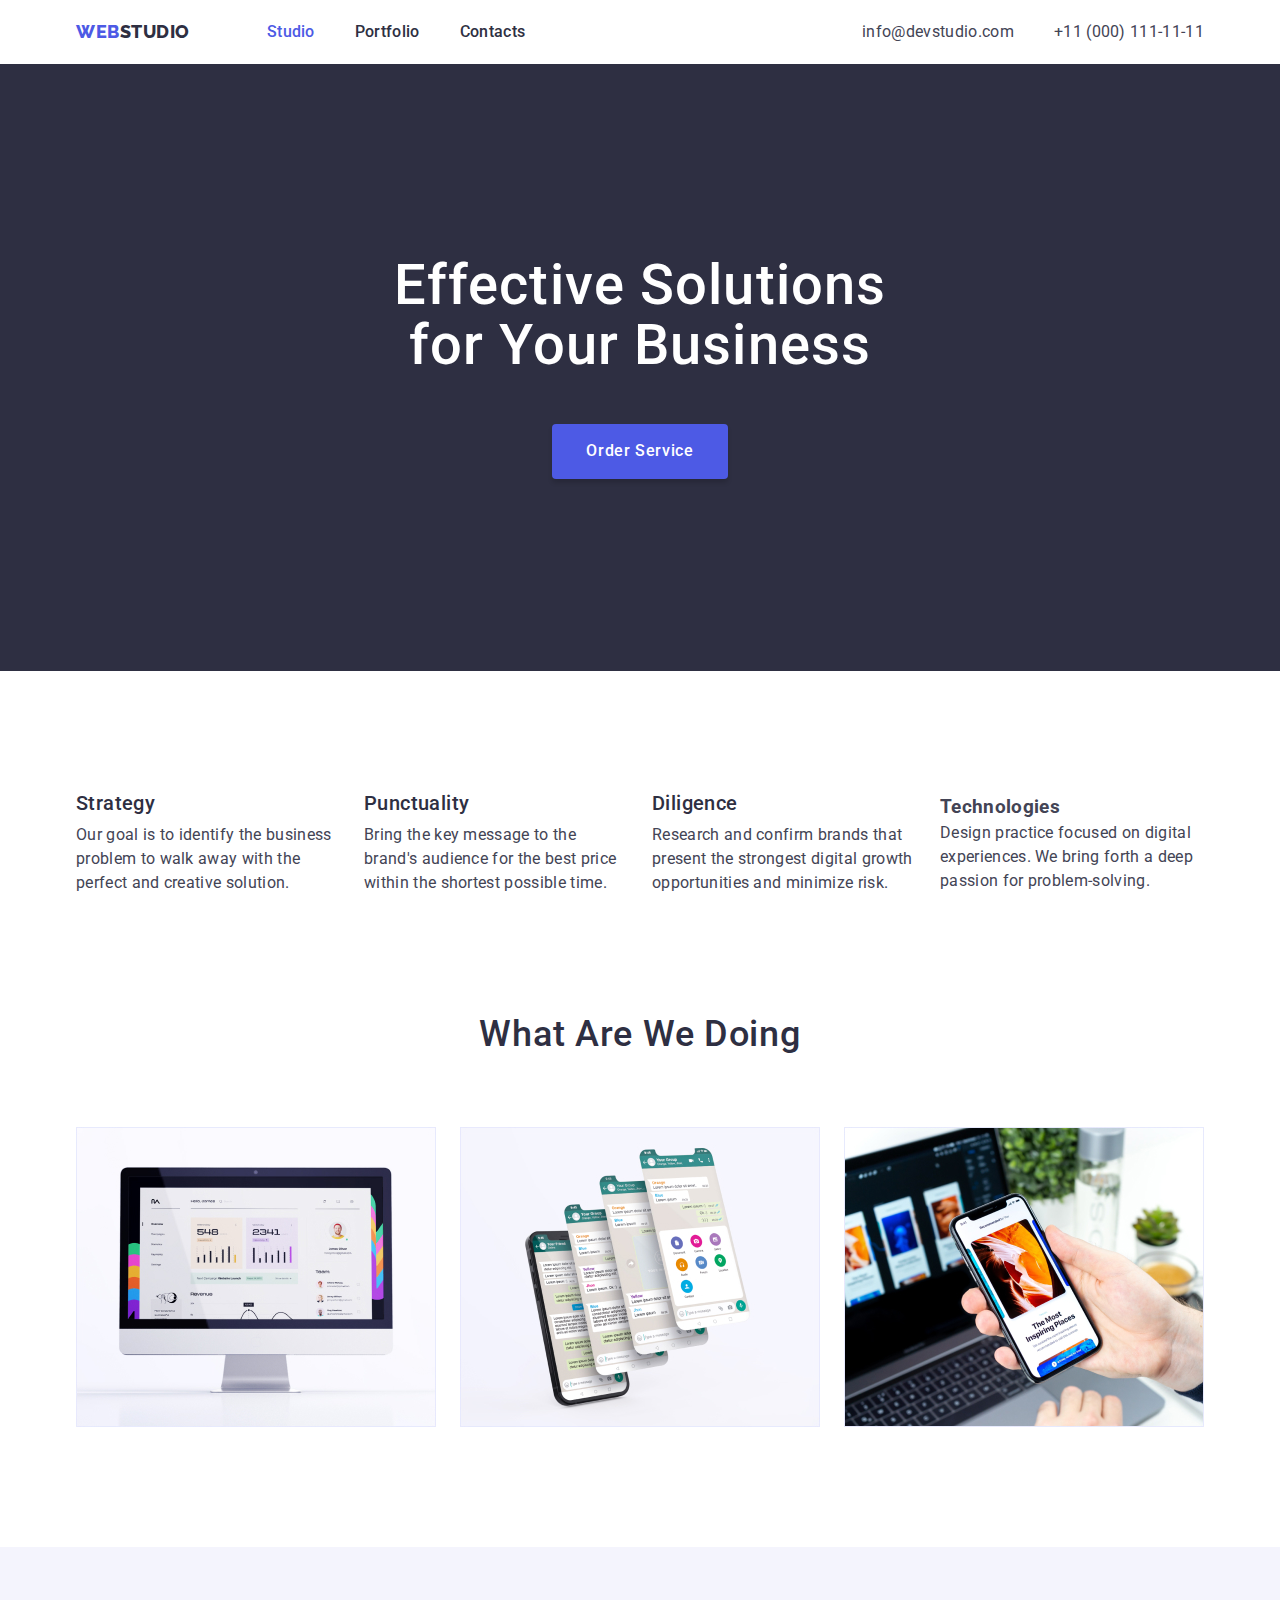
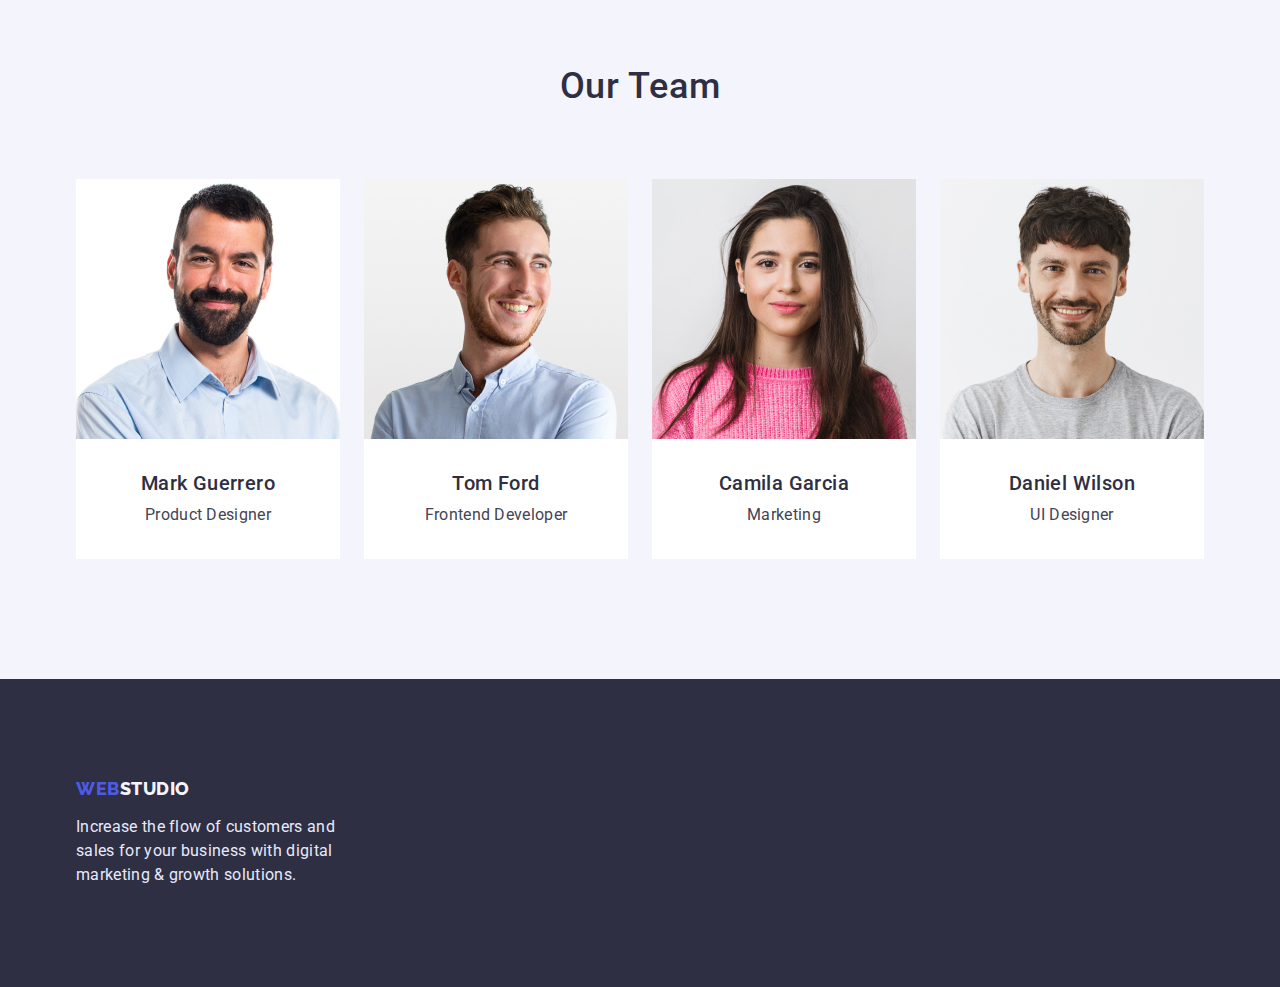
<file: index.html>
<!DOCTYPE html>
<html lang="en">
  <head>
    <meta charset="UTF-8" />
    <meta http-equiv="X-UA-Compatible" content="IE=edge" />
    <meta name="viewport" content="width=device-width, initial-scale=1.0" />
    <link rel="preconnect" href="https://fonts.googleapis.com" />
    <link rel="preconnect" href="https://fonts.gstatic.com" crossorigin />
    <link
      href="https://fonts.googleapis.com/css2?family=Raleway:wght@800&family=Roboto:wght@400;500;700;900&display=swap"
      rel="stylesheet"
    />
    <link
      rel="stylesheet"
      href="https://cdn.jsdelivr.net/npm/modern-normalize@1.1.0/modern-normalize.min.css"
    />
    <link rel="stylesheet" href="./css/styles.css" />
    <title>Module 1 1</title>
  </head>
  <body>
    <header class="page-header">
      <div class="container header-nav">
        <nav class="main-nav">
          <a href="./index.html" class="header-logo"
            ><span class="header-wrap">WEB</span>STUDIO</a
          >
          <ul class="site-nav list">
            <li class="item">
              <a href="./index.html" class="link current">Studio</a>
            </li>
            <li class="item">
              <a href="./portfolio.html" class="link">Portfolio</a>
            </li>
            <li class="item"><a href="/" class="link">Contacts</a></li>
          </ul>
        </nav>

        <ul class="contacts list">
          <li class="item">
            <a href="mailto:info@devstudio.com" class="link"
              >info@devstudio.com</a
            >
          </li>
          <li class="item">
            <a href="tel:+11(000)1111111" class="link">+11 (000) 111-11-11</a>
          </li>
        </ul>
      </div>
    </header>

    <main>
      <section class="hero">
        <h1 class="title">
          Effective Solutions <br />
          for Your Business
        </h1>
        <button type="Order Service" class="button-primary">
          Order Service
        </button>
      </section>

      <section class="feature no-padding">
        <div class="container">
          <h2 class="visually-hidden">Our Features</h2>
          <ul class="feature-list">
            <li class="item">
              <h3 class="title">Strategy</h3>
              <p class="text">
                Our goal is to identify the business problem to walk away with
                the perfect and creative solution.
              </p>
            </li>
            <li class="item">
              <h3 class="title">Punctuality</h3>
              <p class="text">
                Bring the key message to the brand's audience for the best price
                within the shortest possible time.
              </p>
            </li>
            <li class="item">
              <h3 class="title">Diligence</h3>
              <p class="text">
                Research and confirm brands that present the strongest digital
                growth opportunities and minimize risk.
              </p>
            </li>
            <li class="item">
              <h3 class="itle">Technologies</h3>
              <p class="text">
                Design practice focused on digital experiences. We bring forth a
                deep passion for problem-solving.
              </p>
            </li>
          </ul>
        </div>
      </section>

      <section class="about">
        <div class="container">
          <h2 class="about-title">What are we doing</h2>
          <ul class="about-list">
            <li class="item">
              <img
                width="360"
                height="300"
                src="./img/img-1.jpg"
                alt="Photo 1"
              />
            </li>
            <li class="item">
              <img
                width="360"
                height="300"
                src="./img/img-2.jpg"
                alt="Photo 2"
              />
            </li>
            <li class="item">
              <img
                width="360"
                height="300"
                src="./img/img-3.jpg"
                alt="Photo 3"
              />
            </li>
          </ul>
        </div>
      </section>

      <section class="team">
        <div class="container">
          <h2 class="team-title">Our Team</h2>
          <ul class="team-list">
            <li class="item">
              <img
                width="264"
                height="260"
                src="./img/img-4.jpg"
                alt="Photo 4"
              />
              <div class="team-info">
                <h3 class="title">Mark Guerrero</h3>
                <p class="text">Product Designer</p>
              </div>
            </li>
            <li class="item">
              <img
                width="264"
                height="260"
                src="./img/img-5.jpg"
                alt="Photo 5"
              />
              <div class="team-info">
                <h3 class="title">Tom Ford</h3>
                <p class="text">Frontend Developer</p>
              </div>
            </li>
            <li class="item">
              <img
                width="264"
                height="260"
                src="./img/img-6.jpg"
                alt="Photo 6"
              />
              <div class="team-info">
                <h3 class="title">Camila Garcia</h3>
                <p class="text">Marketing</p>
              </div>
            </li>
            <li class="item">
              <img
                width="264"
                height="260"
                src="./img/img-7.jpg"
                alt="Photo 7"
              />
              <div class="team-info">
                <h3 class="title">Daniel Wilson</h3>
                <p class="text">UI Designer</p>
              </div>
            </li>
          </ul>
        </div>
      </section>
    </main>

    <footer class="page-footer">
      <div class="container">
        <a href="/" class="footer-logo"
          ><span class="footer-wrap">WEB</span>STUDIO</a
        >
        <p class="footer-text">
          Increase the flow of customers and sales for your business with
          digital marketing & growth solutions.
        </p>
      </div>
    </footer>
  </body>
</html>
</file>
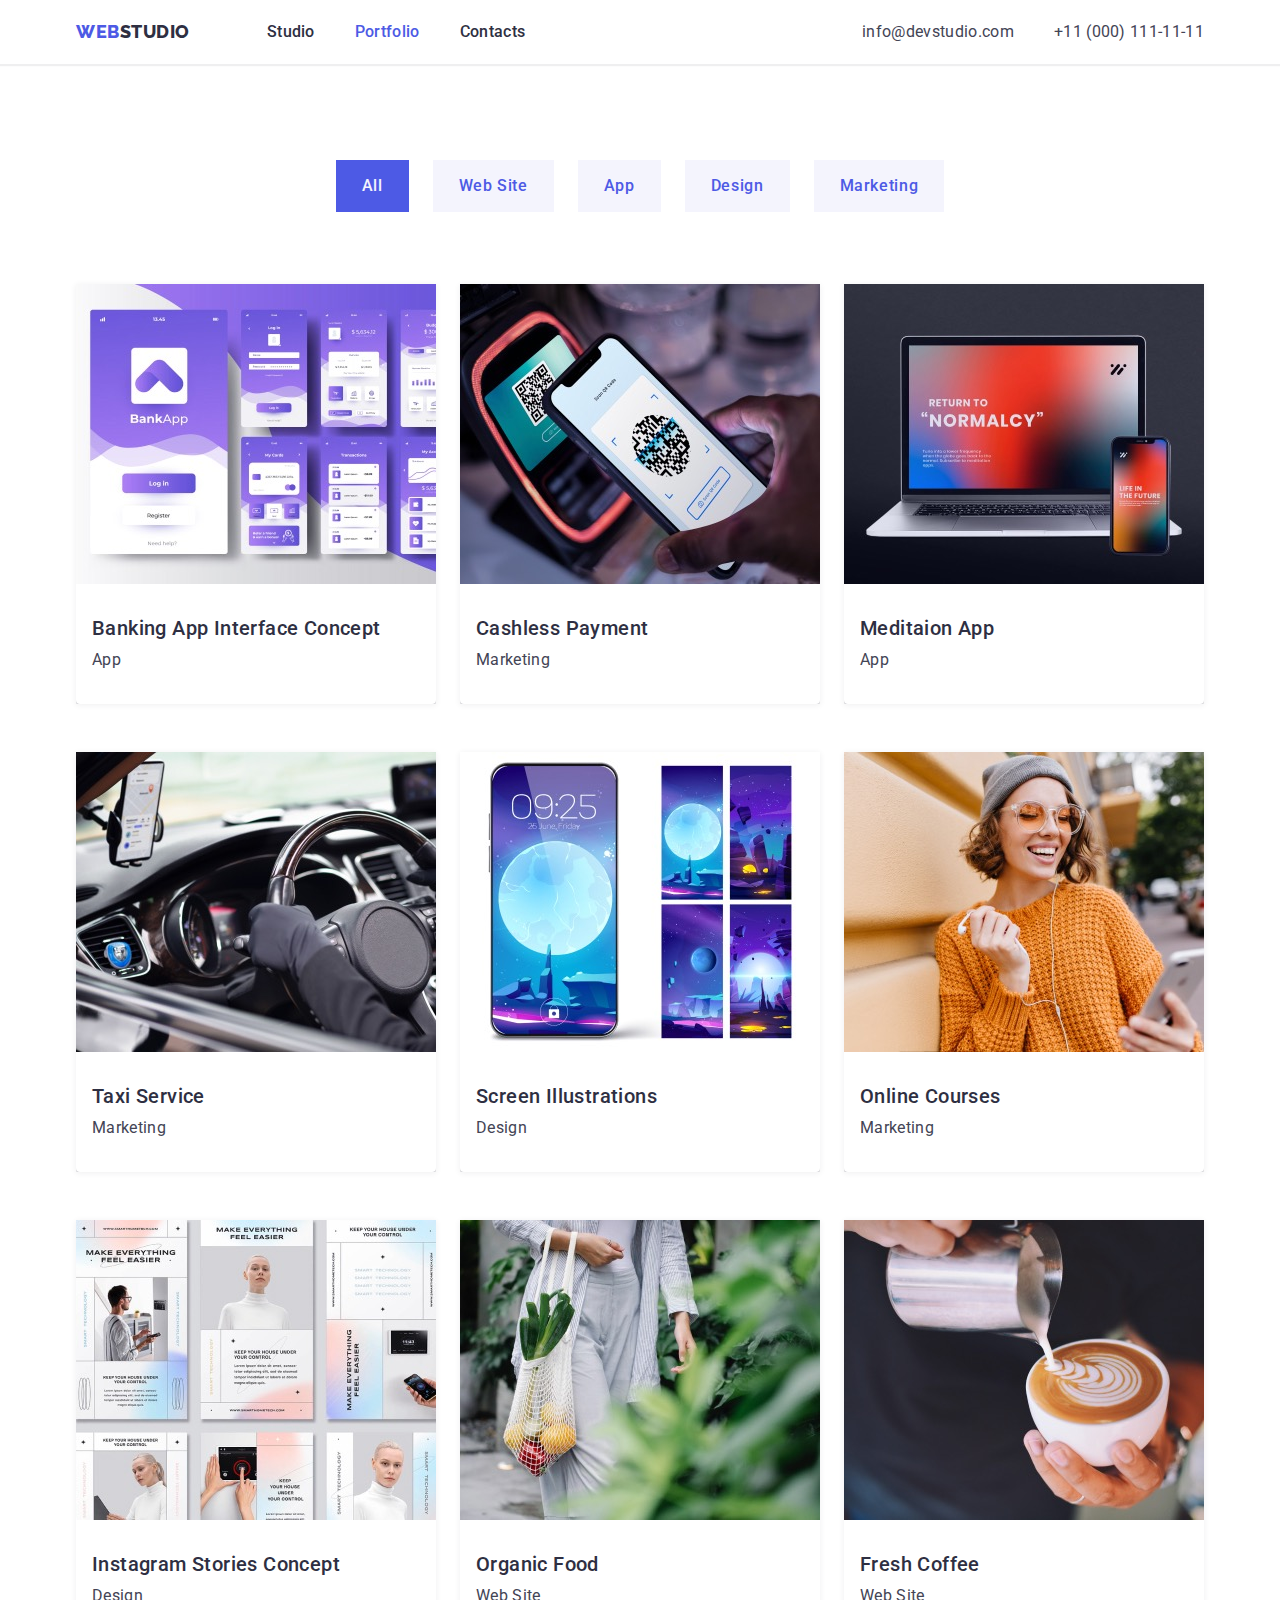
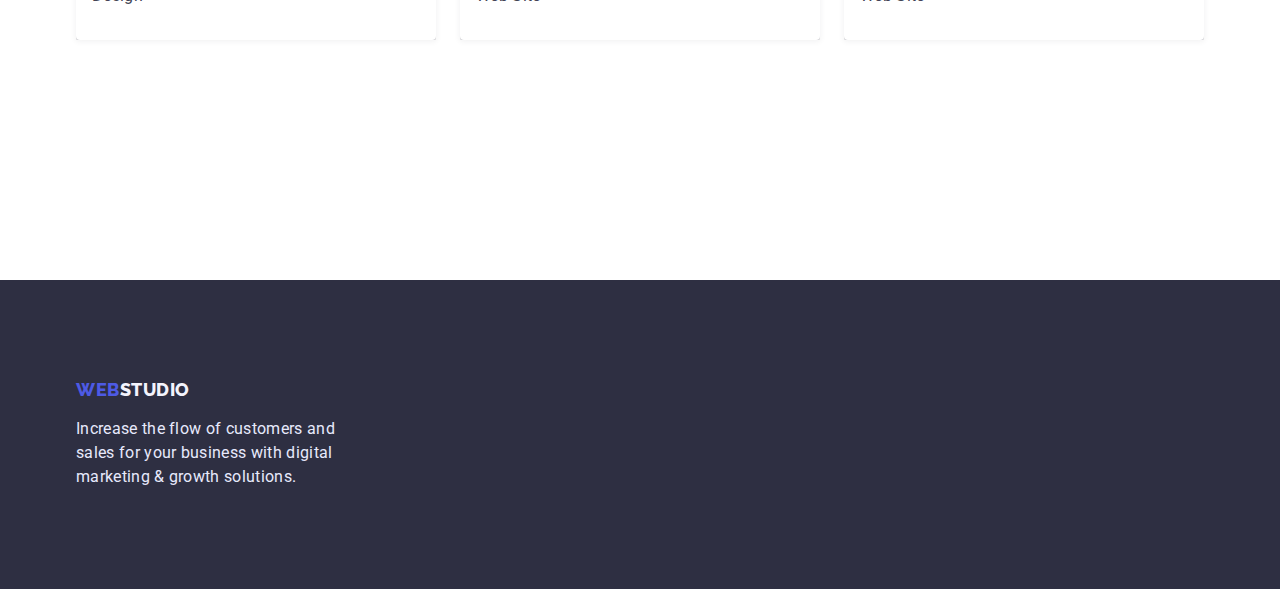
<file: portfolio.html>
<!DOCTYPE html>
<html lang="en">
  <head>
    <meta charset="UTF-8" />
    <meta http-equiv="X-UA-Compatible" content="IE=edge" />
    <meta name="viewport" content="width=device-width, initial-scale=1.0" />
    <link rel="preconnect" href="https://fonts.googleapis.com" />
    <link rel="preconnect" href="https://fonts.gstatic.com" crossorigin />
    <link
      href="https://fonts.googleapis.com/css2?family=Raleway:wght@800&family=Roboto:wght@400;500;700;900&display=swap"
      rel="stylesheet"
    />
    <link rel="stylesheet" href="https://cdn.jsdelivr.net/npm/modern-normalize@1.1.0/modern-normalize.min.css">
    <link rel="stylesheet" href="./css/styles.css" />
    <title>Portfolio</title>
  </head>
  <body>
    <header class="page-header">
      <div class="container header-nav">
      <nav class="main-nav">
        <a href="./index.html" class="header-logo"
          ><span class="header-wrap">WEB</span>STUDIO</a>
        <ul class="site-nav list">
          <li class="item"><a href="./index.html" class="link ">Studio</a></li>
          <li class="item"><a href="./portfolio.html" class="link current">Portfolio</a></li>
          <li class="item"><a href="/" class="link">Contacts</a></li>
        </ul>
      </nav>
  
      <ul class="contacts list">
        <li class="item">
          <a href="mailto:info@devstudio.com" class="link"
            >info@devstudio.com</a
          >
        </li>
        <li class="item">
          <a href="tel:+11(000)1111111" class="link">+11 (000) 111-11-11</a>
        </li>
      </ul>
    </div>
    </header>
    <main>
      <section class="site-portfolio">
        <div class="container">
        <h1 class="visually-hidden">Portfolio</h1>
        <ul class="filter list">
          <li class="item"><button type="button" class="button-current">All</button></li>
          <li class="item"><button type="button" class="button">Web Site</button></li>
          <li class="item"><button type="button" class="button">App</button></li>
          <li class="item"><button type="button" class="button">Design</button></li>
          <li class="item"><button type="button" class="button">Marketing</button></li>
        </ul>
        <ul class="portfolio list">
          <li class="item">
            <a class="portfolio-link" href="">
              <img src="./img/porfolio-1.jpg" width="360" alt="banking app" />
              <div class="card-info">
            <h2 class="portfolio-title">Banking App Interface Concept</h3>
            <p class="portfolio-text">App</p>
          </div>
            <!-- <p>
              14 Stylish and User-Friendly App Design Concepts · Task Manager
              App · Calorie Tracker App · Exotic Fruit Ecommerce App · Cloud
              Storage App
            </p> -->
            </a>
          </li>
          <li class="item">
            <a class="portfolio-link" href="">
              <img src="./img/portfolio-2.jpg" width="360" alt="mobile phone" />
              <div class="card-info">
            <h2 class="portfolio-title">Cashless Payment</h3>
            <p class="portfolio-text">Marketing</p>
          </div>
            <!-- <p>
              14 Stylish and User-Friendly App Design Concepts · Task Manager
              App · Calorie Tracker App · Exotic Fruit Ecommerce App · Cloud
              Storage App
            </p> -->
            </a>
          </li>
          <li class="item">
            <a class="portfolio-link" href="">
              <img src="./img/portfolio-3.jpg" width="360" alt="laptop" />
              <div class="card-info">
            <h2 class="portfolio-title">Meditaion App</h3>
            <p class="portfolio-text">App</p>
          </div>
            <!-- <p>
              14 Stylish and User-Friendly App Design Concepts · Task Manager
              App · Calorie Tracker App · Exotic Fruit Ecommerce App · Cloud
              Storage App
            </p> -->
            </a>
          </li>
          <li class="item">
            <a class="portfolio-link" href="">
              <img src="./img/portfolio-4.jpg" width="360" alt="car interior" />
            </a>
            <div class="card-info">
            <h2 class="portfolio-title">Taxi Service</h3>
            <p class="portfolio-text">Marketing</p>
          </div>
            <!-- <p>
              14 Stylish and User-Friendly App Design Concepts · Task Manager
              App · Calorie Tracker App · Exotic Fruit Ecommerce App · Cloud
              Storage App
            </p> -->
          </li>
          <li class="item">
            <a class="portfolio-link" href="">
              <img src="./img/portfolio-5.jpg" width="360" alt="phone wallpapers" />
              <div class="card-info">
              <h2 class="portfolio-title">Screen Illustrations</h3>
            <p class="portfolio-text">Design</p>
          </div>
            <!-- <p>
              14 Stylish and User-Friendly App Design Concepts · Task Manager
              App · Calorie Tracker App · Exotic Fruit Ecommerce App · Cloud
              Storage App
            </p> -->
            </a>
          </li>
          <li class="item">
            <a class="portfolio-link" href="">
              <img src="./img/portfolio-6.jpg" width="360" alt="girl with a phone" />
              <div class="card-info">
              <h2 class="portfolio-title">Online Courses</h3>
            <p class="portfolio-text">Marketing</p>
          </div>
            <!-- <p>
              14 Stylish and User-Friendly App Design Concepts · Task Manager
              App · Calorie Tracker App · Exotic Fruit Ecommerce App · Cloud
              Storage App
            </p> -->
            </a>
          </li>
          <li class="item">
            <a class="portfolio-link" href="">
              <img src="./img/portfolio-7.jpg" width="360" alt="insta layouts" />
              <div class="card-info">
              <h2 class="portfolio-title">Instagram Stories Concept</h3>
            <p class="portfolio-text">Design</p>
          </div>
            <!-- <p>
              14 Stylish and User-Friendly App Design Concepts · Task Manager
              App · Calorie Tracker App · Exotic Fruit Ecommerce App · Cloud
              Storage App
            </p> -->
            </a>
          </li>
          <li class="item">
            <a class="portfolio-link" href="">
              <img src="./img/portfolio-8.jpg" width="360" alt="grocery bag" />
              <div class="card-info">
              <h2 class="portfolio-title">Organic Food</h3>
            <p class="portfolio-text">Web Site</p>
          </div>
            <!-- <p>
              14 Stylish and User-Friendly App Design Concepts · Task Manager
              App · Calorie Tracker App · Exotic Fruit Ecommerce App · Cloud
              Storage App
            </p> -->
            </a>
          </li>
          <li class="item">
            <a class="portfolio-link" href="">
              <img src="./img/portfolio-9.jpg" width="360" alt="cappuccino" />
              <div class="card-info">
              <h2 class="portfolio-title">Fresh Coffee</h3>
            <p class="portfolio-text">Web Site</p>
          </div>
            <!-- <p>
              14 Stylish and User-Friendly App Design Concepts · Task Manager
              App · Calorie Tracker App · Exotic Fruit Ecommerce App · Cloud
              Storage App
            </p> -->
            </a>
          </li>
        </ul>
      </div>
      </section>
    </main>


    <footer class="page-footer">
      <div class="container">
      <a href="/" class="footer-logo"
        ><span class="footer-wrap">WEB</span>STUDIO</a
      >
      <p class="footer-text">
        Increase the flow of customers and sales for your business with digital
        marketing & growth solutions.
      </p>
    </div>
    </footer>
  </body>
</html>
</file>
<file: css/styles.css>
:root {
  --primary-text-color: #434455;
  --title-text-color: #2e2f42;
  --accent-color: #e7e9fc;
  --primary-brand-color: #4d5ae5;
  --secondary-bg-color: #f4f4fd;
  --primary-white-color: #ffffff;
  --messages-color: #31d0aa;
  --subtle-text-color: #8e8f99;
}

html {
  box-sizing: border-box;
}

*,
*::before *::after {
  box-sizing: inherit;
}

body {
  font-family: "Roboto", sans-serif;
  font-size: 16px;
  line-height: 1.5;
  letter-spacing: 0.02em;
  color: var(--primary-text-color);
  background-color: var(--primary-white-color);
}

h1,
h2,
h3,
p,
ul {
  margin: 0;
  padding: 0;
}

img {
  display: block;
  max-width: 100%;
  height: auto;
}

.visually-hidden {
  position: absolute;
  width: 1px;
  height: 1px;
  margin: -1px;
  border: 0;
  padding: 0;

  white-space: nowrap;
  clip-path: inset(100%);
  clip: rect(0 0 0 0);
  overflow: hidden;
}

.container {
  width: 1158px;
  padding: 0 15px;
  margin: 0 auto;
}

.list {
  list-style: none;
  margin: 0;
  padding: 0;
}

/* ___Header___ */

.page-header {
  box-shadow: 0px 1px 6px 0px rgba(46, 47, 66, 0.08);
  box-shadow: 0px 1px 1px 0px rgba(46, 47, 66, 0.16);
  box-shadow: 0px 2px 1px 0px rgba(46, 47, 66, 0.08);
}

.main-nav,
.header-nav {
  display: flex;
  align-items: center;
}

.header-logo {
  color: var(--title-text-color);
  font-family: "Raleway", sans-serif;
  font-weight: 800;
  font-size: 18px;
  line-height: 1.33;
  letter-spacing: 0.03em;
  text-decoration: none;
}

.header-wrap {
  color: var(--primary-brand-color);
}

.site-nav {
  display: flex;
  margin-left: 77px;
}

.site-nav .item {
  margin-right: 40px;
}

.site-nav .item:last-child {
  margin-right: 0px;
}

.site-nav .link {
  display: block;
  padding-top: 20px;
  padding-bottom: 20px;
  color: var(--title-text-color);
  font-weight: 500;
  font-size: 16px;
  line-height: 1.5;
  letter-spacing: 0.02em;
  text-decoration: none;
}

.site-nav .link:hover,
.site-nav .link:focus {
  color: var(--primary-text-color);
}
.site-nav .link:active {
  color: var(--primary-brand-color);
}

.site-nav .link.current {
  color: var(--primary-brand-color);
}

.contacts {
  display: flex;
  margin-left: auto;
}

.contacts .item + .item {
  margin-left: 40px;
}

.contacts .link {
  font-style: normal;
  color: var(--primary-text-color);
  font-size: 16px;
  line-height: 1.5;
  letter-spacing: 0.02em;
  text-decoration: none;
}

.contacts .list .link {
  display: block;
  padding-top: 20px;
  padding-bottom: 20px;
}

.contacts .link:hover,
.contacts .link:focus {
  color: var(--primary-brand-color);
}

/* Герой */

.hero {
  background-color: var(--title-text-color);
  text-align: center;
  padding-top: 192px;
  padding-bottom: 192px;
}

.hero .title {
  color: var(--primary-white-color);
  font-family: "Roboto";
  font-weight: 500;
  font-size: 56px;
  line-height: 1.07;
  letter-spacing: 0.02em;
  margin-bottom: 48px;
}

.hero .button-primary {
  min-width: 170px;
  padding: 16px 32px;
  margin: 0 auto;
  font-family: inherit;
  font-weight: 500;
  font-size: 16px;
  line-height: 1.18;
  letter-spacing: 0.04em;
  display: block;
  color: var(--primary-white-color);
  background-color: var(--primary-brand-color);
  box-shadow: 0px 4px 4px rgba(0, 0, 0, 0.15);
  cursor: pointer;
  border-color: transparent;
  border-radius: 4px;
}

.hero .button-primary:active {
  background-color: #404bbf;
}

/* OUR FEATURES */

.feature {
  padding-top: 120px;
  padding-bottom: 120px;
}

.feature-list {
  display: flex;
  margin-left: auto;
  align-items: center;
  list-style: none;
}

.feature-list .title {
  margin-bottom: 8px;
  color: var(--title-text-color);
  font-weight: 500;
  font-size: 20px;
  line-height: 1.2;
  letter-spacing: 0.02em;
}

.feature-list .text {
  color: var(--primary-text-color);
  font-size: 16px;
  line-height: 1.5;
  letter-spacing: 0.02em;
}

.feature-list .item {
  margin-right: 24px;
  width: 264px;
}

.feature-list .item:last-child {
  margin-right: 0px;
}

/* ____ABOUT US____ */

.about {
  padding-bottom: 120px;
}

.about-title {
  margin-top: 0;
  color: var(--title-text-color);
  font-weight: 500;
  font-size: 36px;
  line-height: 1.11;
  letter-spacing: 0.02em;
  text-transform: capitalize;
  text-align: center;
}

.about-list {
  display: flex;
  margin-left: auto;
  margin-top: 72px;
  list-style: none;
}

.about-list .item {
  margin-right: 24px;
}

.about-list .item:last-child {
  margin-right: 0px;
}

/* ___OUR TEAM___ */

.team {
  padding-top: 120px;
  padding-bottom: 120px;
  background-color: var(--secondary-bg-color);
}

.team-title {
  margin-bottom: 72px;
  text-align: center;
  font-weight: 500;
  font-size: 36px;
  line-height: 1.11;
  letter-spacing: 0.02em;
  text-transform: capitalize;
  color: var(--title-text-color);
}

.team-list {
  display: flex;
  margin-left: auto;
  text-align: center;
  list-style: none;
}

.team-info {
  padding: 32px 16px;
}

.team-list .title {
  margin-bottom: 8px;
  font-weight: 500;
  font-size: 20px;
  line-height: 1.2;
  letter-spacing: 0.02em;
  color: var(--title-text-color);
}

.team-list .text {
  font-size: 16px;
  line-height: 1.5;
  letter-spacing: 0.02em;
}

.team-list .item {
  margin-right: 24px;
  background-color: var(--primary-white-color);
}

.team-list .item:last-child {
  margin-right: 0px;
}

/* СТИЛІ ДЛЯ ПОРТФОЛІО */

/* Кнопки */

.button {
  padding: 12px 24px;
  text-align: center;
  color: var(--primary-brand-color);
  background-color: var(--secondary-bg-color);
  font-family: "Roboto";
  font-weight: 500;
  font-size: 16px;
  line-height: 1.5;
  display: flex;
  align-items: center;
  text-align: center;
  letter-spacing: 0.04em;
  cursor: pointer;
  border-color: transparent;
}

.button:hover,
.button:focus {
  color: var(--secondary-bg-color);
  background-color: var(--primary-brand-color);
}

.button-current {
  padding: 12px 24px;
  color: var(--secondary-bg-color);
  background-color: var(--primary-brand-color);
  font-family: "Roboto";
  font-weight: 500;
  font-size: 16px;
  line-height: 1.5;
  display: flex;
  align-items: center;
  text-align: center;
  letter-spacing: 0.04em;
  cursor: pointer;
  border-color: transparent;
}

/* ___FILTERS___ */

.site-portfolio {
  padding-top: 96px;
  padding-bottom: 120px;
}

.filter {
  display: flex;
  justify-content: center;
}

.filter .item {
  margin-right: 24px;
}
.filter .item:last-child {
  margin-right: 0px;
}

/* Список проектів */

.portfolio {
  display: flex;
  flex-wrap: wrap;
  row-gap: 48px;
  column-gap: 24px;
  margin-top: 72px;
  margin-bottom: 120px;
}

.portfolio .item {
  box-shadow: 0px 1px 6px rgba(46, 47, 66, 0.08);
  overflow: hidden;
}

.portfolio-link {
  text-decoration: none;
}

.portfolio-title {
  margin-bottom: 8px;
  color: var(--title-text-color);
  font-weight: 500;
  font-size: 20px;
  line-height: 1.2;
  letter-spacing: 0.02em;
}

.portfolio-text {
  color: var(--primary-text-color);
  font-size: 16px;
  line-height: 1.5;
  letter-spacing: 0.02em;
}

.card-info {
  padding-top: 32px;
  padding-bottom: 32px;
  padding-left: 16px;
  list-style: none;
  box-shadow: 0px 1px 6px rgba(46, 47, 66, 0.08),
    0px 1px 1px rgba(46, 47, 66, 0.16), 0px 2px 1px rgba(46, 47, 66, 0.08);
  border-radius: 0px 0px 4px 4px;
}

/* FOOTER */

.page-footer {
  padding-top: 100px;
  padding-bottom: 100px;
  padding-right: auto;
  background-color: var(--title-text-color);
}

.footer-logo {
  margin-bottom: 16px;
  color: var(--secondary-bg-color);
  font-family: "Raleway";
  font-weight: 800;
  font-size: 18px;
  line-height: 1.16;
  display: flex;
  align-items: center;
  letter-spacing: 0.03em;
  text-transform: uppercase;
  text-decoration: none;
}

.footer-wrap {
  color: var(--primary-brand-color);
}

.footer-text {
  width: 264px;
  color: var(--accent-color);
  font-family: "Roboto";
  font-size: 16px;
  line-height: 1.5;
  letter-spacing: 0.02em;
}
</file>
